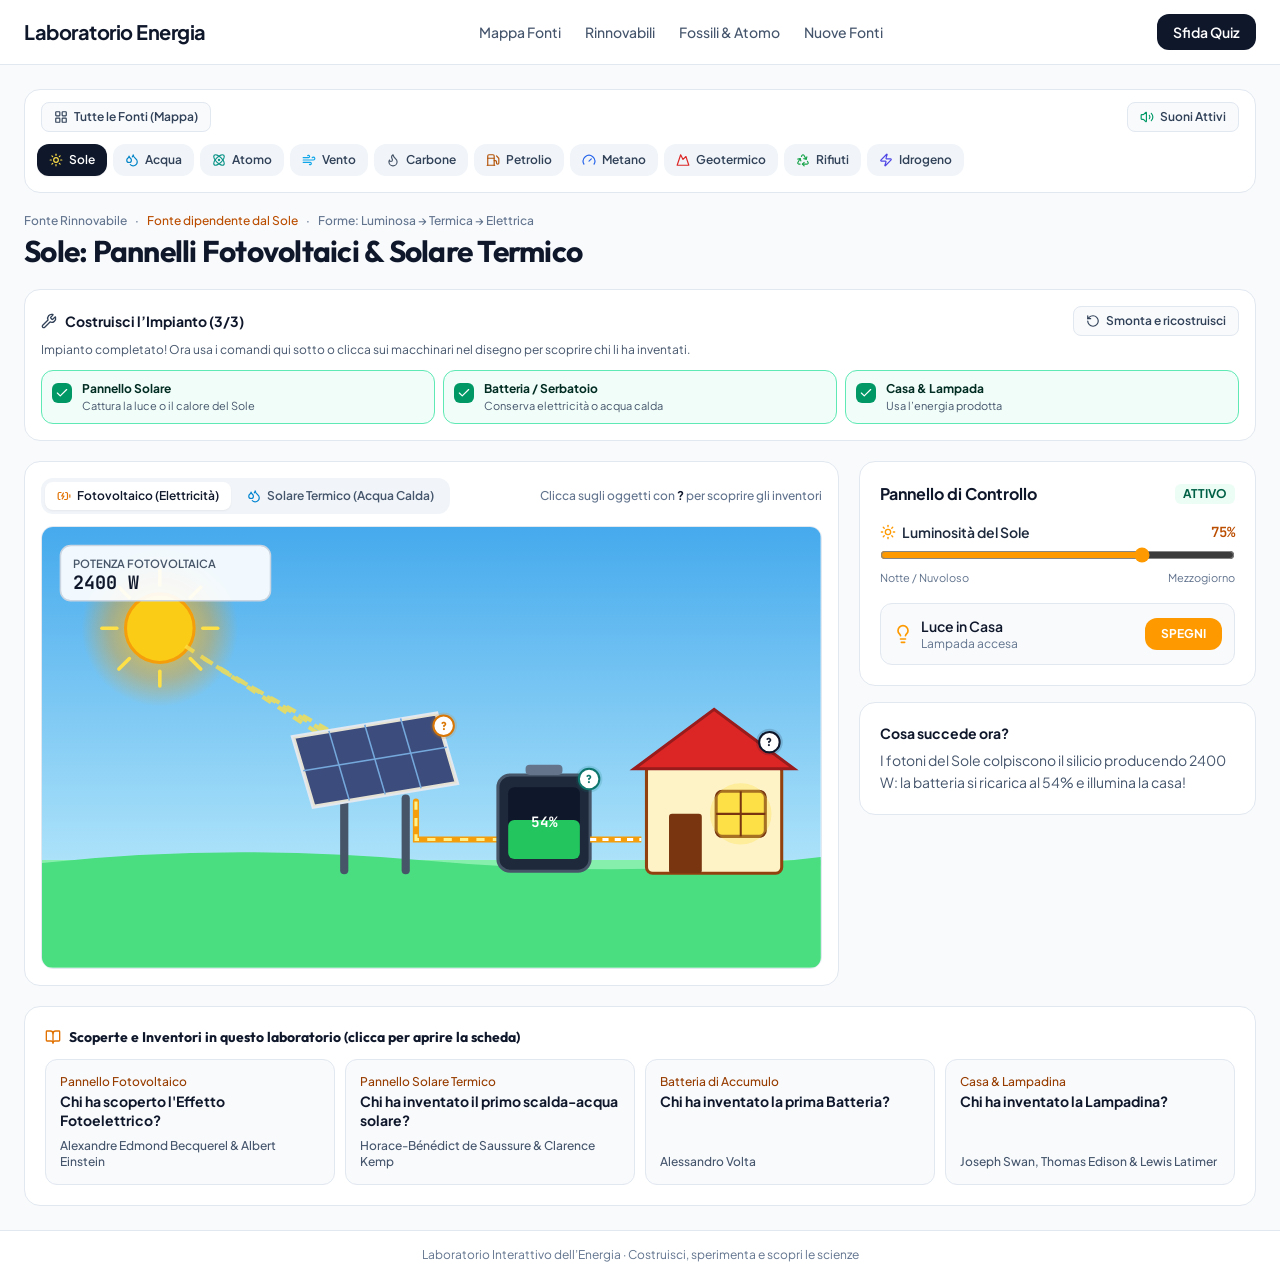
<file: docs/index.html>
<!doctype html>
<html lang="it">
  <head>
    <meta charset="UTF-8" />
    <meta name="viewport" content="width=device-width, initial-scale=1.0" />
    <title>Laboratorio Energia — Gioca, Costruisci e Scopri le Fonti Energetiche</title>
    <meta name="description" content="Simulazioni interattive per bambini per scoprire, costruire e far funzionare tutte le fonti di energia: sole, acqua, atomo, vento, fossili, geotermico, rifiuti e idrogeno." />
    <meta property="og:title" content="Laboratorio Energia — Gioca, Costruisci e Scopri le Fonti Energetiche" />
    <meta property="og:description" content="Simulazioni interattive per bambini per scoprire, costruire e far funzionare tutte le fonti di energia." />
    <meta property="og:type" content="website" />
    <meta name="twitter:card" content="summary_large_image" />
    <link rel="preconnect" href="https://fonts.googleapis.com">
    <link rel="preconnect" href="https://fonts.gstatic.com" crossorigin>
    <link href="https://fonts.googleapis.com/css2?family=JetBrains+Mono:wght@500;600&family=Outfit:wght@500;600;700&family=Plus+Jakarta+Sans:wght@400;500;600;700&display=swap" rel="stylesheet">
    <script type="module" crossorigin src="./assets/index-D4zzjvt4.js"></script>
    <link rel="stylesheet" crossorigin href="./assets/index-BmWRenId.css">
  </head>
  <body class="bg-slate-50 text-slate-900 antialiased selection:bg-amber-200 selection:text-slate-900">
    <div id="root"></div>
  </body>
</html>
</file>
<file: docs/assets/index-BmWRenId.css>
/*! tailwindcss v4.3.5 | MIT License | https://tailwindcss.com */
@layer properties{@supports (((-webkit-hyphens:none)) and (not (margin-trim:block))) or ((-moz-orient:inline) and (not (color:rgb(from red r g b)))){*,:before,:after,::backdrop{--tw-rotate-x:initial;--tw-rotate-y:initial;--tw-rotate-z:initial;--tw-skew-x:initial;--tw-skew-y:initial;--tw-space-y-reverse:0;--tw-border-style:solid;--tw-leading:initial;--tw-font-weight:initial;--tw-tracking:initial;--tw-ordinal:initial;--tw-slashed-zero:initial;--tw-numeric-figure:initial;--tw-numeric-spacing:initial;--tw-numeric-fraction:initial;--tw-shadow:0 0 #0000;--tw-shadow-color:initial;--tw-shadow-alpha:100%;--tw-inset-shadow:0 0 #0000;--tw-inset-shadow-color:initial;--tw-inset-shadow-alpha:100%;--tw-ring-color:initial;--tw-ring-shadow:0 0 #0000;--tw-inset-ring-color:initial;--tw-inset-ring-shadow:0 0 #0000;--tw-ring-inset:initial;--tw-ring-offset-width:0px;--tw-ring-offset-color:#fff;--tw-ring-offset-shadow:0 0 #0000;--tw-blur:initial;--tw-brightness:initial;--tw-contrast:initial;--tw-grayscale:initial;--tw-hue-rotate:initial;--tw-invert:initial;--tw-opacity:initial;--tw-saturate:initial;--tw-sepia:initial;--tw-drop-shadow:initial;--tw-drop-shadow-color:initial;--tw-drop-shadow-alpha:100%;--tw-drop-shadow-size:initial;--tw-backdrop-blur:initial;--tw-backdrop-brightness:initial;--tw-backdrop-contrast:initial;--tw-backdrop-grayscale:initial;--tw-backdrop-hue-rotate:initial;--tw-backdrop-invert:initial;--tw-backdrop-opacity:initial;--tw-backdrop-saturate:initial;--tw-backdrop-sepia:initial;--tw-translate-x:0;--tw-translate-y:0;--tw-translate-z:0;--tw-scale-x:1;--tw-scale-y:1;--tw-scale-z:1;--tw-outline-style:solid}}}@layer theme{:root,:host{--font-sans:"Plus Jakarta Sans", system-ui, sans-serif;--font-mono:"JetBrains Mono", ui-monospace, monospace;--color-red-50:oklch(97.1% .013 17.38);--color-red-200:oklch(88.5% .062 18.334);--color-red-300:oklch(80.8% .114 19.571);--color-red-500:oklch(63.7% .237 25.331);--color-red-600:oklch(57.7% .245 27.325);--color-red-700:oklch(50.5% .213 27.518);--color-red-800:oklch(44.4% .177 26.899);--color-red-900:oklch(39.6% .141 25.723);--color-orange-50:oklch(98% .016 73.684);--color-orange-200:oklch(90.1% .076 70.697);--color-orange-600:oklch(64.6% .222 41.116);--color-orange-700:oklch(55.3% .195 38.402);--color-orange-900:oklch(40.8% .123 38.172);--color-amber-50:oklch(98.7% .022 95.277);--color-amber-200:oklch(92.4% .12 95.746);--color-amber-300:oklch(87.9% .169 91.605);--color-amber-500:oklch(76.9% .188 70.08);--color-amber-600:oklch(66.6% .179 58.318);--color-amber-700:oklch(55.5% .163 48.998);--color-amber-800:oklch(47.3% .137 46.201);--color-amber-900:oklch(41.4% .112 45.904);--color-amber-950:oklch(27.9% .077 45.635);--color-emerald-50:oklch(97.9% .021 166.113);--color-emerald-200:oklch(90.5% .093 164.15);--color-emerald-300:oklch(84.5% .143 164.978);--color-emerald-600:oklch(59.6% .145 163.225);--color-emerald-700:oklch(50.8% .118 165.612);--color-emerald-800:oklch(43.2% .095 166.913);--color-emerald-900:oklch(37.8% .077 168.94);--color-emerald-950:oklch(26.2% .051 172.552);--color-teal-50:oklch(98.4% .014 180.72);--color-teal-200:oklch(91% .096 180.426);--color-teal-600:oklch(60% .118 184.704);--color-teal-700:oklch(51.1% .096 186.391);--color-teal-800:oklch(43.7% .078 188.216);--color-cyan-50:oklch(98.4% .019 200.873);--color-cyan-200:oklch(91.7% .08 205.041);--color-cyan-600:oklch(60.9% .126 221.723);--color-cyan-700:oklch(52% .105 223.128);--color-cyan-800:oklch(45% .085 224.283);--color-sky-50:oklch(97.7% .013 236.62);--color-sky-200:oklch(90.1% .058 230.902);--color-sky-500:oklch(68.5% .169 237.323);--color-sky-600:oklch(58.8% .158 241.966);--color-sky-700:oklch(50% .134 242.749);--color-sky-800:oklch(44.3% .11 240.79);--color-blue-50:oklch(97% .014 254.604);--color-blue-200:oklch(88.2% .059 254.128);--color-blue-600:oklch(54.6% .245 262.881);--color-blue-700:oklch(48.8% .243 264.376);--color-blue-800:oklch(42.4% .199 265.638);--color-indigo-50:oklch(96.2% .018 272.314);--color-indigo-200:oklch(87% .065 274.039);--color-indigo-600:oklch(51.1% .262 276.966);--color-indigo-700:oklch(45.7% .24 277.023);--color-indigo-800:oklch(39.8% .195 277.366);--color-slate-50:oklch(98.4% .003 247.858);--color-slate-100:oklch(96.8% .007 247.896);--color-slate-200:oklch(92.9% .013 255.508);--color-slate-300:oklch(86.9% .022 252.894);--color-slate-400:oklch(70.4% .04 256.788);--color-slate-500:oklch(55.4% .046 257.417);--color-slate-600:oklch(44.6% .043 257.281);--color-slate-700:oklch(37.2% .044 257.287);--color-slate-800:oklch(27.9% .041 260.031);--color-slate-900:oklch(20.8% .042 265.755);--color-slate-950:oklch(12.9% .042 264.695);--color-white:#fff;--spacing:.25rem;--container-md:28rem;--container-lg:32rem;--container-xl:36rem;--container-2xl:42rem;--text-xs:.75rem;--text-xs--line-height:calc(1 / .75);--text-sm:.875rem;--text-sm--line-height:calc(1.25 / .875);--text-base:1rem;--text-base--line-height:calc(1.5 / 1);--text-lg:1.125rem;--text-lg--line-height:calc(1.75 / 1.125);--text-xl:1.25rem;--text-xl--line-height:calc(1.75 / 1.25);--text-2xl:1.5rem;--text-2xl--line-height:calc(2 / 1.5);--text-3xl:1.875rem;--text-3xl--line-height:calc(2.25 / 1.875);--font-weight-medium:500;--font-weight-semibold:600;--font-weight-bold:700;--tracking-tight:-.025em;--leading-tight:1.25;--leading-snug:1.375;--leading-relaxed:1.625;--radius-md:.375rem;--radius-lg:.5rem;--radius-xl:.75rem;--radius-2xl:1rem;--blur-xs:4px;--default-transition-duration:.15s;--default-transition-timing-function:cubic-bezier(.4, 0, .2, 1);--default-font-family:var(--font-sans);--default-mono-font-family:var(--font-mono);--font-display:"Outfit", system-ui, sans-serif}}@layer base{*,:after,:before,::backdrop{box-sizing:border-box;border:0 solid;margin:0;padding:0}::file-selector-button{box-sizing:border-box;border:0 solid;margin:0;padding:0}html,:host{-webkit-text-size-adjust:100%;tab-size:4;line-height:1.5;font-family:var(--default-font-family,-apple-system, BlinkMacSystemFont, "Segoe UI", Roboto, "Helvetica Neue", "Noto Sans", Arial, sans-serif, "Apple Color Emoji", "Segoe UI Emoji", "Segoe UI Symbol", "Noto Color Emoji");font-feature-settings:var(--default-font-feature-settings,normal);font-variation-settings:var(--default-font-variation-settings,normal);-webkit-tap-highlight-color:transparent}hr{height:0;color:inherit;border-top-width:1px}abbr:where([title]){-webkit-text-decoration:underline dotted;text-decoration:underline dotted}h1,h2,h3,h4,h5,h6{font-size:inherit;font-weight:inherit}a{color:inherit;-webkit-text-decoration:inherit;-webkit-text-decoration:inherit;-webkit-text-decoration:inherit;-webkit-text-decoration:inherit;text-decoration:inherit}b,strong{font-weight:bolder}code,kbd,samp,pre{font-family:var(--default-mono-font-family,ui-monospace, SFMono-Regular, Menlo, Monaco, Consolas, "Liberation Mono", "Courier New", monospace);font-feature-settings:var(--default-mono-font-feature-settings,normal);font-variation-settings:var(--default-mono-font-variation-settings,normal);font-size:1em}small{font-size:80%}sub,sup{vertical-align:baseline;font-size:75%;line-height:0;position:relative}sub{bottom:-.25em}sup{top:-.5em}table{text-indent:0;border-color:inherit;border-collapse:collapse}:-moz-focusring:where(:not(iframe)){outline:auto}progress{vertical-align:baseline}summary{display:list-item}ol,ul,menu{list-style:none}img,svg,video,canvas,audio,iframe,embed,object{vertical-align:middle;display:block}img,video{max-width:100%;height:auto}button,input,select,optgroup,textarea{font:inherit;font-feature-settings:inherit;font-variation-settings:inherit;letter-spacing:inherit;color:inherit;opacity:1;background-color:#0000;border-radius:0}::file-selector-button{font:inherit;font-feature-settings:inherit;font-variation-settings:inherit;letter-spacing:inherit;color:inherit;opacity:1;background-color:#0000;border-radius:0}:where(select:is([multiple],[size])) optgroup{font-weight:bolder}:where(select:is([multiple],[size])) optgroup option{padding-inline-start:20px}::file-selector-button{margin-inline-end:4px}::placeholder{opacity:1}@supports (not ((-webkit-appearance:-apple-pay-button))) or (contain-intrinsic-size:1px){::placeholder{color:currentColor}@supports (color:color-mix(in lab, red, red)){::placeholder{color:color-mix(in oklab, currentcolor 50%, transparent)}}}textarea{resize:vertical}::-webkit-search-decoration{-webkit-appearance:none}::-webkit-date-and-time-value{min-height:1lh;text-align:inherit}::-webkit-datetime-edit{display:inline-flex}::-webkit-datetime-edit-fields-wrapper{padding:0}::-webkit-datetime-edit{padding-block:0}::-webkit-datetime-edit-year-field{padding-block:0}::-webkit-datetime-edit-month-field{padding-block:0}::-webkit-datetime-edit-day-field{padding-block:0}::-webkit-datetime-edit-hour-field{padding-block:0}::-webkit-datetime-edit-minute-field{padding-block:0}::-webkit-datetime-edit-second-field{padding-block:0}::-webkit-datetime-edit-millisecond-field{padding-block:0}::-webkit-datetime-edit-meridiem-field{padding-block:0}::-webkit-calendar-picker-indicator{line-height:1}:-moz-ui-invalid{box-shadow:none}button,input:where([type=button],[type=reset],[type=submit]){appearance:button}::file-selector-button{appearance:button}::-webkit-inner-spin-button{height:auto}::-webkit-outer-spin-button{height:auto}[hidden]:where(:not([hidden=until-found])){display:none!important}body{font-family:var(--font-sans);color:#0f172a;background-color:#f8fafc}h1,h2,h3,.font-display{font-family:var(--font-display)}.tabular-nums{font-variant-numeric:tabular-nums}}@layer components;@layer utilities{.fixed{position:fixed}.sticky{position:sticky}.inset-0{inset:0}.top-0{top:0}.z-30{z-index:30}.z-50{z-index:50}.mx-auto{margin-inline:auto}.mt-0\.5{margin-top:calc(var(--spacing) * .5)}.mt-1{margin-top:var(--spacing)}.mt-1\.5{margin-top:calc(var(--spacing) * 1.5)}.mt-2{margin-top:calc(var(--spacing) * 2)}.mt-3{margin-top:calc(var(--spacing) * 3)}.mt-4{margin-top:calc(var(--spacing) * 4)}.mt-5{margin-top:calc(var(--spacing) * 5)}.mt-6{margin-top:calc(var(--spacing) * 6)}.mb-3{margin-bottom:calc(var(--spacing) * 3)}.block{display:block}.contents{display:contents}.flex{display:flex}.grid{display:grid}.hidden{display:none}.inline-flex{display:inline-flex}.h-2\.5{height:calc(var(--spacing) * 2.5)}.h-3\.5{height:calc(var(--spacing) * 3.5)}.h-4{height:calc(var(--spacing) * 4)}.h-5{height:calc(var(--spacing) * 5)}.h-6{height:calc(var(--spacing) * 6)}.h-9{height:calc(var(--spacing) * 9)}.h-10{height:calc(var(--spacing) * 10)}.h-11{height:calc(var(--spacing) * 11)}.h-16{height:calc(var(--spacing) * 16)}.h-auto{height:auto}.max-h-\[520px\]{max-height:520px}.min-h-screen{min-height:100vh}.w-3\.5{width:calc(var(--spacing) * 3.5)}.w-4{width:calc(var(--spacing) * 4)}.w-5{width:calc(var(--spacing) * 5)}.w-6{width:calc(var(--spacing) * 6)}.w-9{width:calc(var(--spacing) * 9)}.w-10{width:calc(var(--spacing) * 10)}.w-11{width:calc(var(--spacing) * 11)}.w-16{width:calc(var(--spacing) * 16)}.w-auto{width:auto}.w-full{width:100%}.max-w-2xl{max-width:var(--container-2xl)}.max-w-\[180px\]{max-width:180px}.max-w-\[1360px\]{max-width:1360px}.max-w-lg{max-width:var(--container-lg)}.max-w-md{max-width:var(--container-md)}.max-w-xl{max-width:var(--container-xl)}.min-w-0{min-width:0}.flex-1{flex:1}.shrink-0{flex-shrink:0}.transform{transform:var(--tw-rotate-x, ) var(--tw-rotate-y, ) var(--tw-rotate-z, ) var(--tw-skew-x, ) var(--tw-skew-y, )}.cursor-pointer{cursor:pointer}.grid-cols-1{grid-template-columns:repeat(1,minmax(0,1fr))}.grid-cols-2{grid-template-columns:repeat(2,minmax(0,1fr))}.flex-col{flex-direction:column}.flex-wrap{flex-wrap:wrap}.items-center{align-items:center}.items-start{align-items:flex-start}.justify-between{justify-content:space-between}.justify-center{justify-content:center}.gap-1{gap:var(--spacing)}.gap-1\.5{gap:calc(var(--spacing) * 1.5)}.gap-2{gap:calc(var(--spacing) * 2)}.gap-2\.5{gap:calc(var(--spacing) * 2.5)}.gap-3{gap:calc(var(--spacing) * 3)}.gap-4{gap:calc(var(--spacing) * 4)}.gap-5{gap:calc(var(--spacing) * 5)}.gap-6{gap:calc(var(--spacing) * 6)}.gap-8{gap:calc(var(--spacing) * 8)}:where(.space-y-1>:not(:last-child)){--tw-space-y-reverse:0;margin-block-start:calc(var(--spacing) * var(--tw-space-y-reverse));margin-block-end:calc(var(--spacing) * calc(1 - var(--tw-space-y-reverse)))}:where(.space-y-2\.5>:not(:last-child)){--tw-space-y-reverse:0;margin-block-start:calc(calc(var(--spacing) * 2.5) * var(--tw-space-y-reverse));margin-block-end:calc(calc(var(--spacing) * 2.5) * calc(1 - var(--tw-space-y-reverse)))}:where(.space-y-4>:not(:last-child)){--tw-space-y-reverse:0;margin-block-start:calc(calc(var(--spacing) * 4) * var(--tw-space-y-reverse));margin-block-end:calc(calc(var(--spacing) * 4) * calc(1 - var(--tw-space-y-reverse)))}:where(.space-y-5>:not(:last-child)){--tw-space-y-reverse:0;margin-block-start:calc(calc(var(--spacing) * 5) * var(--tw-space-y-reverse));margin-block-end:calc(calc(var(--spacing) * 5) * calc(1 - var(--tw-space-y-reverse)))}:where(.space-y-6>:not(:last-child)){--tw-space-y-reverse:0;margin-block-start:calc(calc(var(--spacing) * 6) * var(--tw-space-y-reverse));margin-block-end:calc(calc(var(--spacing) * 6) * calc(1 - var(--tw-space-y-reverse)))}.truncate{text-overflow:ellipsis;white-space:nowrap;overflow:hidden}.overflow-x-auto{overflow-x:auto}.rounded-2xl{border-radius:var(--radius-2xl)}.rounded-lg{border-radius:var(--radius-lg)}.rounded-md{border-radius:var(--radius-md)}.rounded-xl{border-radius:var(--radius-xl)}.border{border-style:var(--tw-border-style);border-width:1px}.border-t{border-top-style:var(--tw-border-style);border-top-width:1px}.border-b{border-bottom-style:var(--tw-border-style);border-bottom-width:1px}.border-dashed{--tw-border-style:dashed;border-style:dashed}.border-amber-200{border-color:var(--color-amber-200)}.border-blue-200{border-color:var(--color-blue-200)}.border-cyan-200{border-color:var(--color-cyan-200)}.border-emerald-200{border-color:var(--color-emerald-200)}.border-emerald-300{border-color:var(--color-emerald-300)}.border-indigo-200{border-color:var(--color-indigo-200)}.border-orange-200{border-color:var(--color-orange-200)}.border-red-200{border-color:var(--color-red-200)}.border-red-300{border-color:var(--color-red-300)}.border-sky-200{border-color:var(--color-sky-200)}.border-slate-100{border-color:var(--color-slate-100)}.border-slate-200{border-color:var(--color-slate-200)}.border-slate-300{border-color:var(--color-slate-300)}.border-teal-200{border-color:var(--color-teal-200)}.bg-amber-50{background-color:var(--color-amber-50)}.bg-amber-50\/70{background-color:#fffbebb3}@supports (color:color-mix(in lab, red, red)){.bg-amber-50\/70{background-color:color-mix(in oklab, var(--color-amber-50) 70%, transparent)}}.bg-amber-500{background-color:var(--color-amber-500)}.bg-blue-50{background-color:var(--color-blue-50)}.bg-blue-600{background-color:var(--color-blue-600)}.bg-cyan-50{background-color:var(--color-cyan-50)}.bg-emerald-50{background-color:var(--color-emerald-50)}.bg-emerald-50\/70{background-color:#ecfdf5b3}@supports (color:color-mix(in lab, red, red)){.bg-emerald-50\/70{background-color:color-mix(in oklab, var(--color-emerald-50) 70%, transparent)}}.bg-emerald-600{background-color:var(--color-emerald-600)}.bg-indigo-50{background-color:var(--color-indigo-50)}.bg-indigo-600{background-color:var(--color-indigo-600)}.bg-orange-50{background-color:var(--color-orange-50)}.bg-red-50{background-color:var(--color-red-50)}.bg-red-600{background-color:var(--color-red-600)}.bg-sky-50{background-color:var(--color-sky-50)}.bg-sky-600{background-color:var(--color-sky-600)}.bg-slate-50{background-color:var(--color-slate-50)}.bg-slate-50\/50{background-color:#f8fafc80}@supports (color:color-mix(in lab, red, red)){.bg-slate-50\/50{background-color:color-mix(in oklab, var(--color-slate-50) 50%, transparent)}}.bg-slate-100{background-color:var(--color-slate-100)}.bg-slate-200{background-color:var(--color-slate-200)}.bg-slate-900{background-color:var(--color-slate-900)}.bg-slate-950\/55{background-color:#0206188c}@supports (color:color-mix(in lab, red, red)){.bg-slate-950\/55{background-color:color-mix(in oklab, var(--color-slate-950) 55%, transparent)}}.bg-teal-50{background-color:var(--color-teal-50)}.bg-white{background-color:var(--color-white)}.bg-white\/95{background-color:#fffffff2}@supports (color:color-mix(in lab, red, red)){.bg-white\/95{background-color:color-mix(in oklab, var(--color-white) 95%, transparent)}}.fill-current{fill:currentColor}.p-1{padding:var(--spacing)}.p-2\.5{padding:calc(var(--spacing) * 2.5)}.p-3{padding:calc(var(--spacing) * 3)}.p-3\.5{padding:calc(var(--spacing) * 3.5)}.p-4{padding:calc(var(--spacing) * 4)}.p-5{padding:calc(var(--spacing) * 5)}.p-6{padding:calc(var(--spacing) * 6)}.px-1{padding-inline:var(--spacing)}.px-2{padding-inline:calc(var(--spacing) * 2)}.px-3{padding-inline:calc(var(--spacing) * 3)}.px-4{padding-inline:calc(var(--spacing) * 4)}.px-5{padding-inline:calc(var(--spacing) * 5)}.py-0\.5{padding-block:calc(var(--spacing) * .5)}.py-1\.5{padding-block:calc(var(--spacing) * 1.5)}.py-2{padding-block:calc(var(--spacing) * 2)}.py-2\.5{padding-block:calc(var(--spacing) * 2.5)}.py-3{padding-block:calc(var(--spacing) * 3)}.py-3\.5{padding-block:calc(var(--spacing) * 3.5)}.py-4{padding-block:calc(var(--spacing) * 4)}.py-6{padding-block:calc(var(--spacing) * 6)}.pt-3\.5{padding-top:calc(var(--spacing) * 3.5)}.pt-4{padding-top:calc(var(--spacing) * 4)}.pb-1{padding-bottom:var(--spacing)}.pb-4{padding-bottom:calc(var(--spacing) * 4)}.text-center{text-align:center}.text-left{text-align:left}.font-mono{font-family:var(--font-mono)}.text-2xl{font-size:var(--text-2xl);line-height:var(--tw-leading,var(--text-2xl--line-height))}.text-3xl{font-size:var(--text-3xl);line-height:var(--tw-leading,var(--text-3xl--line-height))}.text-base{font-size:var(--text-base);line-height:var(--tw-leading,var(--text-base--line-height))}.text-lg{font-size:var(--text-lg);line-height:var(--tw-leading,var(--text-lg--line-height))}.text-sm{font-size:var(--text-sm);line-height:var(--tw-leading,var(--text-sm--line-height))}.text-xl{font-size:var(--text-xl);line-height:var(--tw-leading,var(--text-xl--line-height))}.text-xs{font-size:var(--text-xs);line-height:var(--tw-leading,var(--text-xs--line-height))}.text-\[11px\]{font-size:11px}.leading-relaxed{--tw-leading:var(--leading-relaxed);line-height:var(--leading-relaxed)}.leading-snug{--tw-leading:var(--leading-snug);line-height:var(--leading-snug)}.leading-tight{--tw-leading:var(--leading-tight);line-height:var(--leading-tight)}.font-bold{--tw-font-weight:var(--font-weight-bold);font-weight:var(--font-weight-bold)}.font-medium{--tw-font-weight:var(--font-weight-medium);font-weight:var(--font-weight-medium)}.font-semibold{--tw-font-weight:var(--font-weight-semibold);font-weight:var(--font-weight-semibold)}.tracking-tight{--tw-tracking:var(--tracking-tight);letter-spacing:var(--tracking-tight)}.text-balance{text-wrap:balance}.whitespace-nowrap{white-space:nowrap}.text-amber-500{color:var(--color-amber-500)}.text-amber-600{color:var(--color-amber-600)}.text-amber-700{color:var(--color-amber-700)}.text-amber-800{color:var(--color-amber-800)}.text-amber-900{color:var(--color-amber-900)}.text-amber-950{color:var(--color-amber-950)}.text-blue-600{color:var(--color-blue-600)}.text-blue-700{color:var(--color-blue-700)}.text-blue-800{color:var(--color-blue-800)}.text-cyan-600{color:var(--color-cyan-600)}.text-cyan-700{color:var(--color-cyan-700)}.text-cyan-800{color:var(--color-cyan-800)}.text-emerald-600{color:var(--color-emerald-600)}.text-emerald-700{color:var(--color-emerald-700)}.text-emerald-800{color:var(--color-emerald-800)}.text-emerald-900{color:var(--color-emerald-900)}.text-emerald-950{color:var(--color-emerald-950)}.text-indigo-600{color:var(--color-indigo-600)}.text-indigo-700{color:var(--color-indigo-700)}.text-indigo-800{color:var(--color-indigo-800)}.text-orange-600{color:var(--color-orange-600)}.text-orange-700{color:var(--color-orange-700)}.text-orange-900{color:var(--color-orange-900)}.text-red-500{color:var(--color-red-500)}.text-red-600{color:var(--color-red-600)}.text-red-700{color:var(--color-red-700)}.text-red-800{color:var(--color-red-800)}.text-red-900{color:var(--color-red-900)}.text-sky-500{color:var(--color-sky-500)}.text-sky-600{color:var(--color-sky-600)}.text-sky-700{color:var(--color-sky-700)}.text-sky-800{color:var(--color-sky-800)}.text-slate-400{color:var(--color-slate-400)}.text-slate-500{color:var(--color-slate-500)}.text-slate-600{color:var(--color-slate-600)}.text-slate-700{color:var(--color-slate-700)}.text-slate-800{color:var(--color-slate-800)}.text-slate-900{color:var(--color-slate-900)}.text-teal-600{color:var(--color-teal-600)}.text-teal-700{color:var(--color-teal-700)}.text-teal-800{color:var(--color-teal-800)}.text-white{color:var(--color-white)}.tabular-nums{--tw-numeric-spacing:tabular-nums;font-variant-numeric:var(--tw-ordinal, ) var(--tw-slashed-zero, ) var(--tw-numeric-figure, ) var(--tw-numeric-spacing, ) var(--tw-numeric-fraction, )}.underline{text-decoration-line:underline}.underline-offset-4{text-underline-offset:4px}.antialiased{-webkit-font-smoothing:antialiased;-moz-osx-font-smoothing:grayscale}.accent-amber-500{accent-color:var(--color-amber-500)}.accent-amber-700{accent-color:var(--color-amber-700)}.accent-blue-600{accent-color:var(--color-blue-600)}.accent-cyan-600{accent-color:var(--color-cyan-600)}.accent-emerald-600{accent-color:var(--color-emerald-600)}.accent-indigo-600{accent-color:var(--color-indigo-600)}.accent-orange-600{accent-color:var(--color-orange-600)}.accent-red-600{accent-color:var(--color-red-600)}.accent-sky-600{accent-color:var(--color-sky-600)}.accent-teal-600{accent-color:var(--color-teal-600)}.shadow-xl{--tw-shadow:0 20px 25px -5px var(--tw-shadow-color,#0000001a), 0 8px 10px -6px var(--tw-shadow-color,#0000001a);box-shadow:var(--tw-inset-shadow), var(--tw-inset-ring-shadow), var(--tw-ring-offset-shadow), var(--tw-ring-shadow), var(--tw-shadow)}.shadow-xs{--tw-shadow:0 1px 2px 0 var(--tw-shadow-color,#0000000d);box-shadow:var(--tw-inset-shadow), var(--tw-inset-ring-shadow), var(--tw-ring-offset-shadow), var(--tw-ring-shadow), var(--tw-shadow)}.filter{filter:var(--tw-blur, ) var(--tw-brightness, ) var(--tw-contrast, ) var(--tw-grayscale, ) var(--tw-hue-rotate, ) var(--tw-invert, ) var(--tw-saturate, ) var(--tw-sepia, ) var(--tw-drop-shadow, )}.backdrop-blur-xs{--tw-backdrop-blur:blur(var(--blur-xs));-webkit-backdrop-filter:var(--tw-backdrop-blur, ) var(--tw-backdrop-brightness, ) var(--tw-backdrop-contrast, ) var(--tw-backdrop-grayscale, ) var(--tw-backdrop-hue-rotate, ) var(--tw-backdrop-invert, ) var(--tw-backdrop-opacity, ) var(--tw-backdrop-saturate, ) var(--tw-backdrop-sepia, );backdrop-filter:var(--tw-backdrop-blur, ) var(--tw-backdrop-brightness, ) var(--tw-backdrop-contrast, ) var(--tw-backdrop-grayscale, ) var(--tw-backdrop-hue-rotate, ) var(--tw-backdrop-invert, ) var(--tw-backdrop-opacity, ) var(--tw-backdrop-saturate, ) var(--tw-backdrop-sepia, )}.transition-all{transition-property:all;transition-timing-function:var(--tw-ease,var(--default-transition-timing-function));transition-duration:var(--tw-duration,var(--default-transition-duration))}.transition-colors{transition-property:color,background-color,border-color,outline-color,text-decoration-color,fill,stroke,--tw-gradient-from,--tw-gradient-via,--tw-gradient-to;transition-timing-function:var(--tw-ease,var(--default-transition-timing-function));transition-duration:var(--tw-duration,var(--default-transition-duration))}.transition-transform{transition-property:transform,translate,scale,rotate;transition-timing-function:var(--tw-ease,var(--default-transition-timing-function));transition-duration:var(--tw-duration,var(--default-transition-duration))}@media (hover:hover){:is(:where(.group):hover .group-hover\:translate-x-0\.5){--tw-translate-x:calc(var(--spacing) * .5);translate:var(--tw-translate-x) var(--tw-translate-y)}:is(:where(.group):hover .group-hover\:scale-105){--tw-scale-x:105%;--tw-scale-y:105%;--tw-scale-z:105%;scale:var(--tw-scale-x) var(--tw-scale-y)}:is(:where(.group):hover .group-hover\:scale-110){--tw-scale-x:110%;--tw-scale-y:110%;--tw-scale-z:110%;scale:var(--tw-scale-x) var(--tw-scale-y)}:is(:where(.group):hover .group-hover\:fill-amber-50){fill:var(--color-amber-50)}:is(:where(.group):hover .group-hover\:fill-amber-600){fill:var(--color-amber-600)}:is(:where(.group):hover .group-hover\:stroke-amber-600){stroke:var(--color-amber-600)}}.selection\:bg-amber-200 ::selection{background-color:var(--color-amber-200)}.selection\:bg-amber-200::selection{background-color:var(--color-amber-200)}.selection\:text-slate-900 ::selection{color:var(--color-slate-900)}.selection\:text-slate-900::selection{color:var(--color-slate-900)}@media (hover:hover){.hover\:border-amber-300:hover{border-color:var(--color-amber-300)}.hover\:border-slate-300:hover{border-color:var(--color-slate-300)}.hover\:border-slate-400:hover{border-color:var(--color-slate-400)}.hover\:bg-amber-50\/50:hover{background-color:#fffbeb80}@supports (color:color-mix(in lab, red, red)){.hover\:bg-amber-50\/50:hover{background-color:color-mix(in oklab, var(--color-amber-50) 50%, transparent)}}.hover\:bg-amber-600:hover{background-color:var(--color-amber-600)}.hover\:bg-blue-700:hover{background-color:var(--color-blue-700)}.hover\:bg-emerald-700:hover{background-color:var(--color-emerald-700)}.hover\:bg-indigo-700:hover{background-color:var(--color-indigo-700)}.hover\:bg-red-700:hover{background-color:var(--color-red-700)}.hover\:bg-sky-700:hover{background-color:var(--color-sky-700)}.hover\:bg-slate-50:hover{background-color:var(--color-slate-50)}.hover\:bg-slate-100:hover{background-color:var(--color-slate-100)}.hover\:bg-slate-200:hover{background-color:var(--color-slate-200)}.hover\:bg-slate-300:hover{background-color:var(--color-slate-300)}.hover\:bg-slate-800:hover{background-color:var(--color-slate-800)}.hover\:bg-white:hover{background-color:var(--color-white)}.hover\:text-amber-700:hover{color:var(--color-amber-700)}.hover\:text-slate-900:hover{color:var(--color-slate-900)}.hover\:shadow-md:hover{--tw-shadow:0 4px 6px -1px var(--tw-shadow-color,#0000001a), 0 2px 4px -2px var(--tw-shadow-color,#0000001a);box-shadow:var(--tw-inset-shadow), var(--tw-inset-ring-shadow), var(--tw-ring-offset-shadow), var(--tw-ring-shadow), var(--tw-shadow)}}.focus\:outline-none:focus{--tw-outline-style:none;outline-style:none}.focus-visible\:outline-2:focus-visible{outline-style:var(--tw-outline-style);outline-width:2px}.focus-visible\:outline-offset-2:focus-visible{outline-offset:2px}.focus-visible\:outline-slate-900:focus-visible{outline-color:var(--color-slate-900)}.disabled\:opacity-40:disabled{opacity:.4}@media (width>=40rem){.sm\:grid-cols-2{grid-template-columns:repeat(2,minmax(0,1fr))}.sm\:grid-cols-3{grid-template-columns:repeat(3,minmax(0,1fr))}.sm\:p-4{padding:calc(var(--spacing) * 4)}.sm\:px-6{padding-inline:calc(var(--spacing) * 6)}.sm\:text-3xl{font-size:var(--text-3xl);line-height:var(--tw-leading,var(--text-3xl--line-height))}.sm\:text-base{font-size:var(--text-base);line-height:var(--tw-leading,var(--text-base--line-height))}.sm\:text-sm{font-size:var(--text-sm);line-height:var(--tw-leading,var(--text-sm--line-height))}.sm\:text-xl{font-size:var(--text-xl);line-height:var(--tw-leading,var(--text-xl--line-height))}}@media (width>=48rem){.md\:flex{display:flex}.md\:flex-row{flex-direction:row}.md\:items-end{align-items:flex-end}.md\:justify-between{justify-content:space-between}}@media (width>=64rem){.lg\:col-span-4{grid-column:span 4/span 4}.lg\:col-span-8{grid-column:span 8/span 8}.lg\:grid-cols-3{grid-template-columns:repeat(3,minmax(0,1fr))}.lg\:grid-cols-4{grid-template-columns:repeat(4,minmax(0,1fr))}.lg\:grid-cols-12{grid-template-columns:repeat(12,minmax(0,1fr))}.lg\:flex-row{flex-direction:row}.lg\:items-center{align-items:center}.lg\:justify-between{justify-content:space-between}}@media (width>=80rem){.xl\:grid-cols-4{grid-template-columns:repeat(4,minmax(0,1fr))}}}@keyframes flow-dash{to{stroke-dashoffset:-32px}}@keyframes flow-dash-slow{to{stroke-dashoffset:-48px}}@keyframes float-up{0%{opacity:.9;transform:translateY(0)}to{opacity:0;transform:translateY(-48px)}}@keyframes pulse-ring{0%{opacity:.7;transform:scale(.95)}70%{opacity:0;transform:scale(1.15)}to{opacity:0;transform:scale(1.15)}}@keyframes spin-smooth{0%{transform:rotate(0)}to{transform:rotate(360deg)}}.animate-flow{animation:1s linear infinite flow-dash}.animate-flow-fast{animation:.45s linear infinite flow-dash}.animate-float-up{animation:2s ease-out infinite float-up}.hotspot-pulse{transform-box:fill-box;transform-origin:50%;animation:2.4s cubic-bezier(.16,1,.3,1) infinite pulse-ring}@media (prefers-reduced-motion:reduce){.animate-flow,.animate-flow-fast,.animate-float-up,.hotspot-pulse{animation:none!important}}@property --tw-rotate-x{syntax:"*";inherits:false}@property --tw-rotate-y{syntax:"*";inherits:false}@property --tw-rotate-z{syntax:"*";inherits:false}@property --tw-skew-x{syntax:"*";inherits:false}@property --tw-skew-y{syntax:"*";inherits:false}@property --tw-space-y-reverse{syntax:"*";inherits:false;initial-value:0}@property --tw-border-style{syntax:"*";inherits:false;initial-value:solid}@property --tw-leading{syntax:"*";inherits:false}@property --tw-font-weight{syntax:"*";inherits:false}@property --tw-tracking{syntax:"*";inherits:false}@property --tw-ordinal{syntax:"*";inherits:false}@property --tw-slashed-zero{syntax:"*";inherits:false}@property --tw-numeric-figure{syntax:"*";inherits:false}@property --tw-numeric-spacing{syntax:"*";inherits:false}@property --tw-numeric-fraction{syntax:"*";inherits:false}@property --tw-shadow{syntax:"*";inherits:false;initial-value:0 0 #0000}@property --tw-shadow-color{syntax:"*";inherits:false}@property --tw-shadow-alpha{syntax:"<percentage>";inherits:false;initial-value:100%}@property --tw-inset-shadow{syntax:"*";inherits:false;initial-value:0 0 #0000}@property --tw-inset-shadow-color{syntax:"*";inherits:false}@property --tw-inset-shadow-alpha{syntax:"<percentage>";inherits:false;initial-value:100%}@property --tw-ring-color{syntax:"*";inherits:false}@property --tw-ring-shadow{syntax:"*";inherits:false;initial-value:0 0 #0000}@property --tw-inset-ring-color{syntax:"*";inherits:false}@property --tw-inset-ring-shadow{syntax:"*";inherits:false;initial-value:0 0 #0000}@property --tw-ring-inset{syntax:"*";inherits:false}@property --tw-ring-offset-width{syntax:"<length>";inherits:false;initial-value:0}@property --tw-ring-offset-color{syntax:"*";inherits:false;initial-value:#fff}@property --tw-ring-offset-shadow{syntax:"*";inherits:false;initial-value:0 0 #0000}@property --tw-blur{syntax:"*";inherits:false}@property --tw-brightness{syntax:"*";inherits:false}@property --tw-contrast{syntax:"*";inherits:false}@property --tw-grayscale{syntax:"*";inherits:false}@property --tw-hue-rotate{syntax:"*";inherits:false}@property --tw-invert{syntax:"*";inherits:false}@property --tw-opacity{syntax:"*";inherits:false}@property --tw-saturate{syntax:"*";inherits:false}@property --tw-sepia{syntax:"*";inherits:false}@property --tw-drop-shadow{syntax:"*";inherits:false}@property --tw-drop-shadow-color{syntax:"*";inherits:false}@property --tw-drop-shadow-alpha{syntax:"<percentage>";inherits:false;initial-value:100%}@property --tw-drop-shadow-size{syntax:"*";inherits:false}@property --tw-backdrop-blur{syntax:"*";inherits:false}@property --tw-backdrop-brightness{syntax:"*";inherits:false}@property --tw-backdrop-contrast{syntax:"*";inherits:false}@property --tw-backdrop-grayscale{syntax:"*";inherits:false}@property --tw-backdrop-hue-rotate{syntax:"*";inherits:false}@property --tw-backdrop-invert{syntax:"*";inherits:false}@property --tw-backdrop-opacity{syntax:"*";inherits:false}@property --tw-backdrop-saturate{syntax:"*";inherits:false}@property --tw-backdrop-sepia{syntax:"*";inherits:false}@property --tw-translate-x{syntax:"*";inherits:false;initial-value:0}@property --tw-translate-y{syntax:"*";inherits:false;initial-value:0}@property --tw-translate-z{syntax:"*";inherits:false;initial-value:0}@property --tw-scale-x{syntax:"*";inherits:false;initial-value:1}@property --tw-scale-y{syntax:"*";inherits:false;initial-value:1}@property --tw-scale-z{syntax:"*";inherits:false;initial-value:1}@property --tw-outline-style{syntax:"*";inherits:false;initial-value:solid}
</file>
